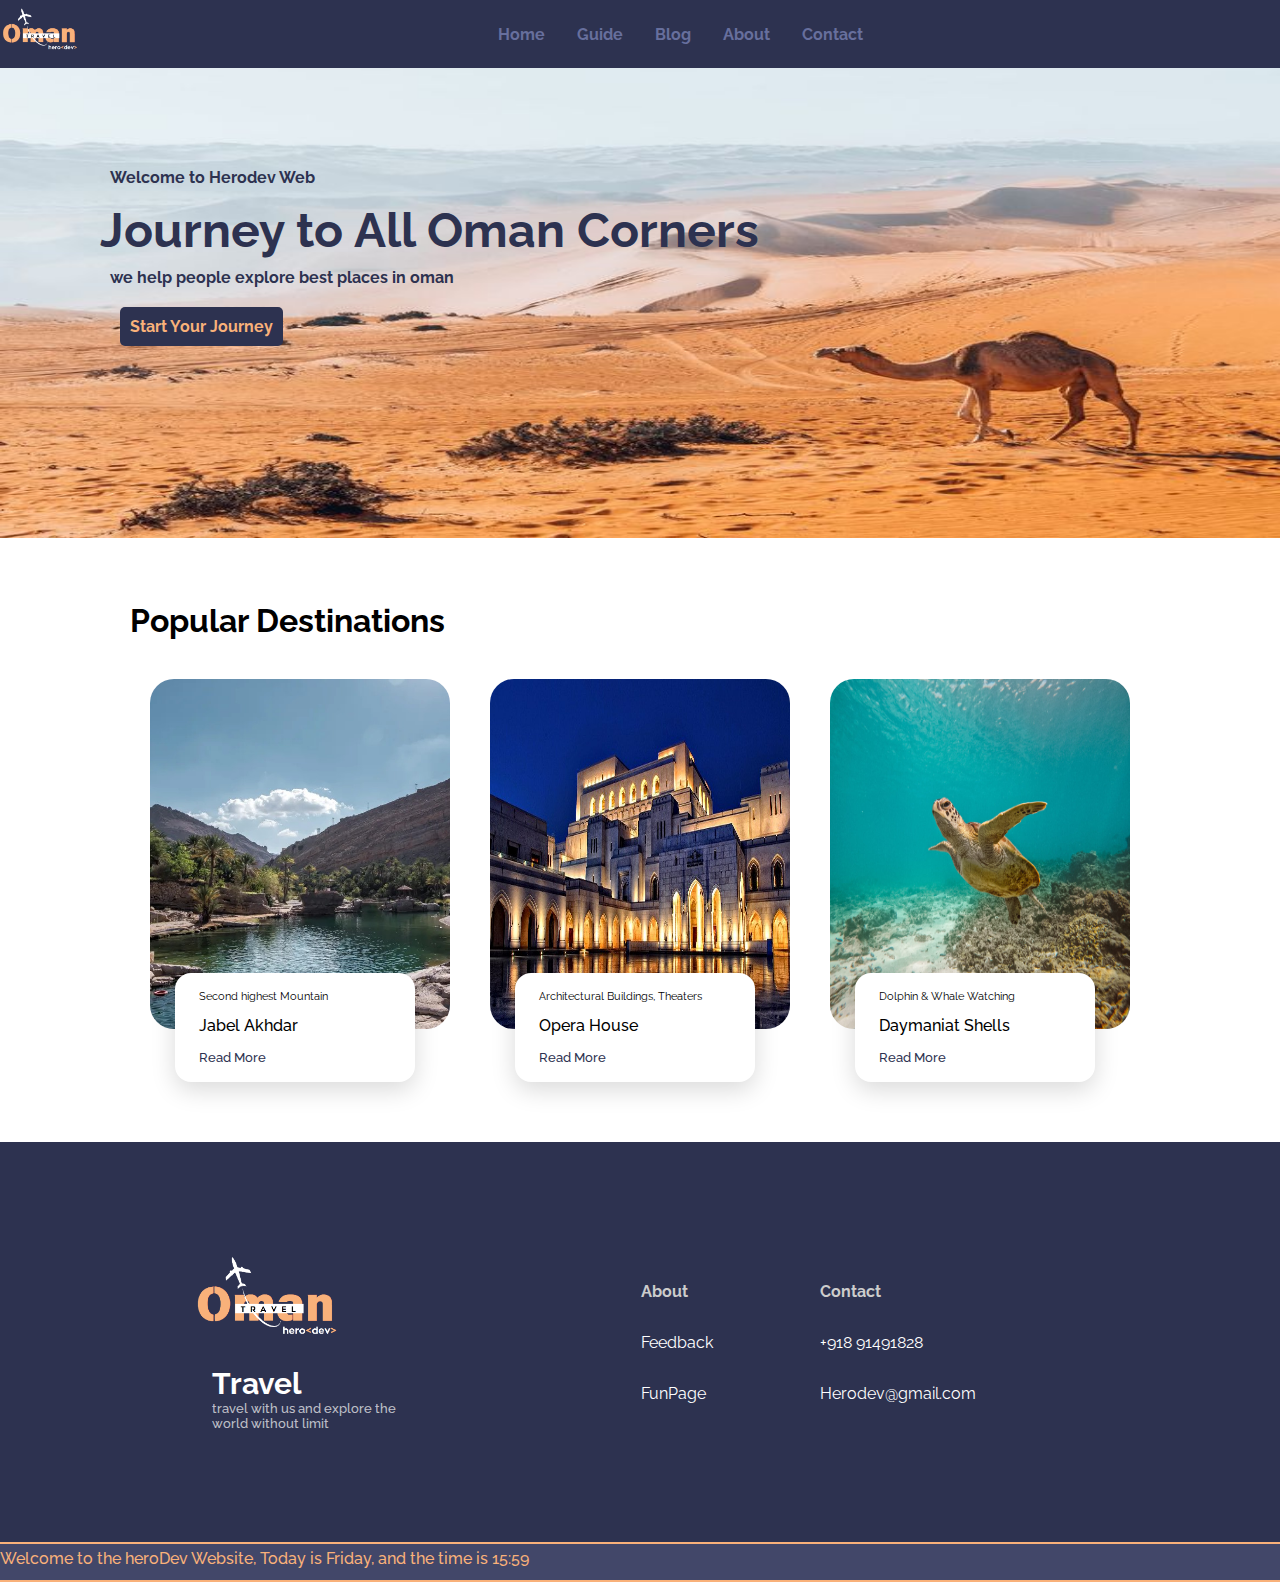
<file: index.html>
<!DOCTYPE html>
<html lang="en">
<head>
    <!-- Raleway Font -->
    <link rel="preconnect" href="https://fonts.googleapis.com">
    <link rel="preconnect" href="https://fonts.gstatic.com" crossorigin>
    <link href="https://fonts.googleapis.com/css2?family=Raleway:ital,wght@0,100..900;1,100..900&display=swap" rel="stylesheet">
    <meta charset="UTF-8">
    <meta name="viewport" content="width=device-width, initial-scale=1.0">
    <title>Home Page</title>
    <!-- Custom css -->
    <link rel="stylesheet" href="./styles/styles.css">
    <!-- Some javaScript -->
    <script defer src="./script.js"></script>
</head>
<body>
    <style>
    * {
        box-sizing: border-box;
        font-family: "Raleway", sans-serif;
    }

    body {
        margin: 0;
        padding: 0;
    }
    </style>
    <div class="header">
        <nav class="navbar">
            <div class="brand-logo"><img src="./logo.png" alt=""></div>
            <a href="#" class="toggle-button">
                <span class="bar"></span>
                <span class="bar"></span>
                <span class="bar"></span>
            </a>
            <div class="navbar-links">
                <ul>
                    <li><a href="./index.html">Home</a></li>
                    <li><a href="./guide.html">Guide</a></li>
                    <li><a href="./local-stories.html">Blog</a></li>
                    <li><a href="./about.html">About</a></li>
                    <li><a href="./contact.html">Contact</a></li>
                </ul>
            </div>
            <div>

            </div>
        </nav>
    </div>
    <!-- Section 1 -->
    <div class="content-section">
        <img src="./images/bg.jpg" alt="">
        <div class="container">
            <p class="Welcome">Welcome to Herodev Web</p>
            <h1>Journey to All Oman Corners</h1>
            <p>we help people explore best places in oman</p>
            <button><a href="./local-stories.html" style="text-decoration: none; color: #F9B17A;">Start Your Journey</a></button>
        </div>
    </div>
    <!-- Section 2 -->
    <div class="section2-container">
        <h1 class="section2-h1">Popular Destinations</h1>
        <div class="card-container">
            <div class="card-article">
                <img id="image1" src="./images/DSCF5259.jpg" alt="image" class="card-img">
                <div class="card-data">
                   <span class="card-description">Second highest Mountain</span>
                   <h2 class="card-title">Jabel Akhdar</h2>
                   <a href="#" class="card-button">Read More</a>
                </div>
            </div>
            <div class="card-article"> 
                <img id="image2" src="./images/royal-opera-house.jpg" alt="image" class="card-img">
                <div class="card-data">
                   <span class="card-description">Architectural Buildings, Theaters</span>
                   <h2 class="card-title">Opera House</h2>
                   <a href="#" class="card-button">Read More</a>
                </div>
            </div>
            <div class="card-article">
                <img id="image3" src="./images/daymanite.jpg" alt="image" class="card-img">
                <div class="card-data">
                   <span class="card-description">Dolphin & Whale Watching</span>
                   <h2 class="card-title">Daymaniat Shells</h2>
                   <a href="#" class="card-button">Read More</a>
                </div>
            </div>
        </div>
    </div>
    <!-- Footers -->
    <div class="footer-container">
        <div class="logo">
            <img src="./logo.png" alt="">
            <h1>Travel</h1>
            <p>travel with us and explore the world without limit</p>
        </div>
        <table>
            <tr>
                <th>About</th>
                <th>Contact</th>
            </tr>
            <tr>
                <td><a href="./Feedback/feedback.html">Feedback</a></td>
                <td>+918 91491828</td>
            </tr>
            <tr>
                <td><a href="./funpage/funpage.html">FunPage</a></td>
                <td>Herodev@gmail.com</td>
            </tr>
        </table>
    </div>
    <!-- text banner -->
    <div class="group">
        <div class="scrolling-text"></div>
    </div>
</body>
</html>
</file>
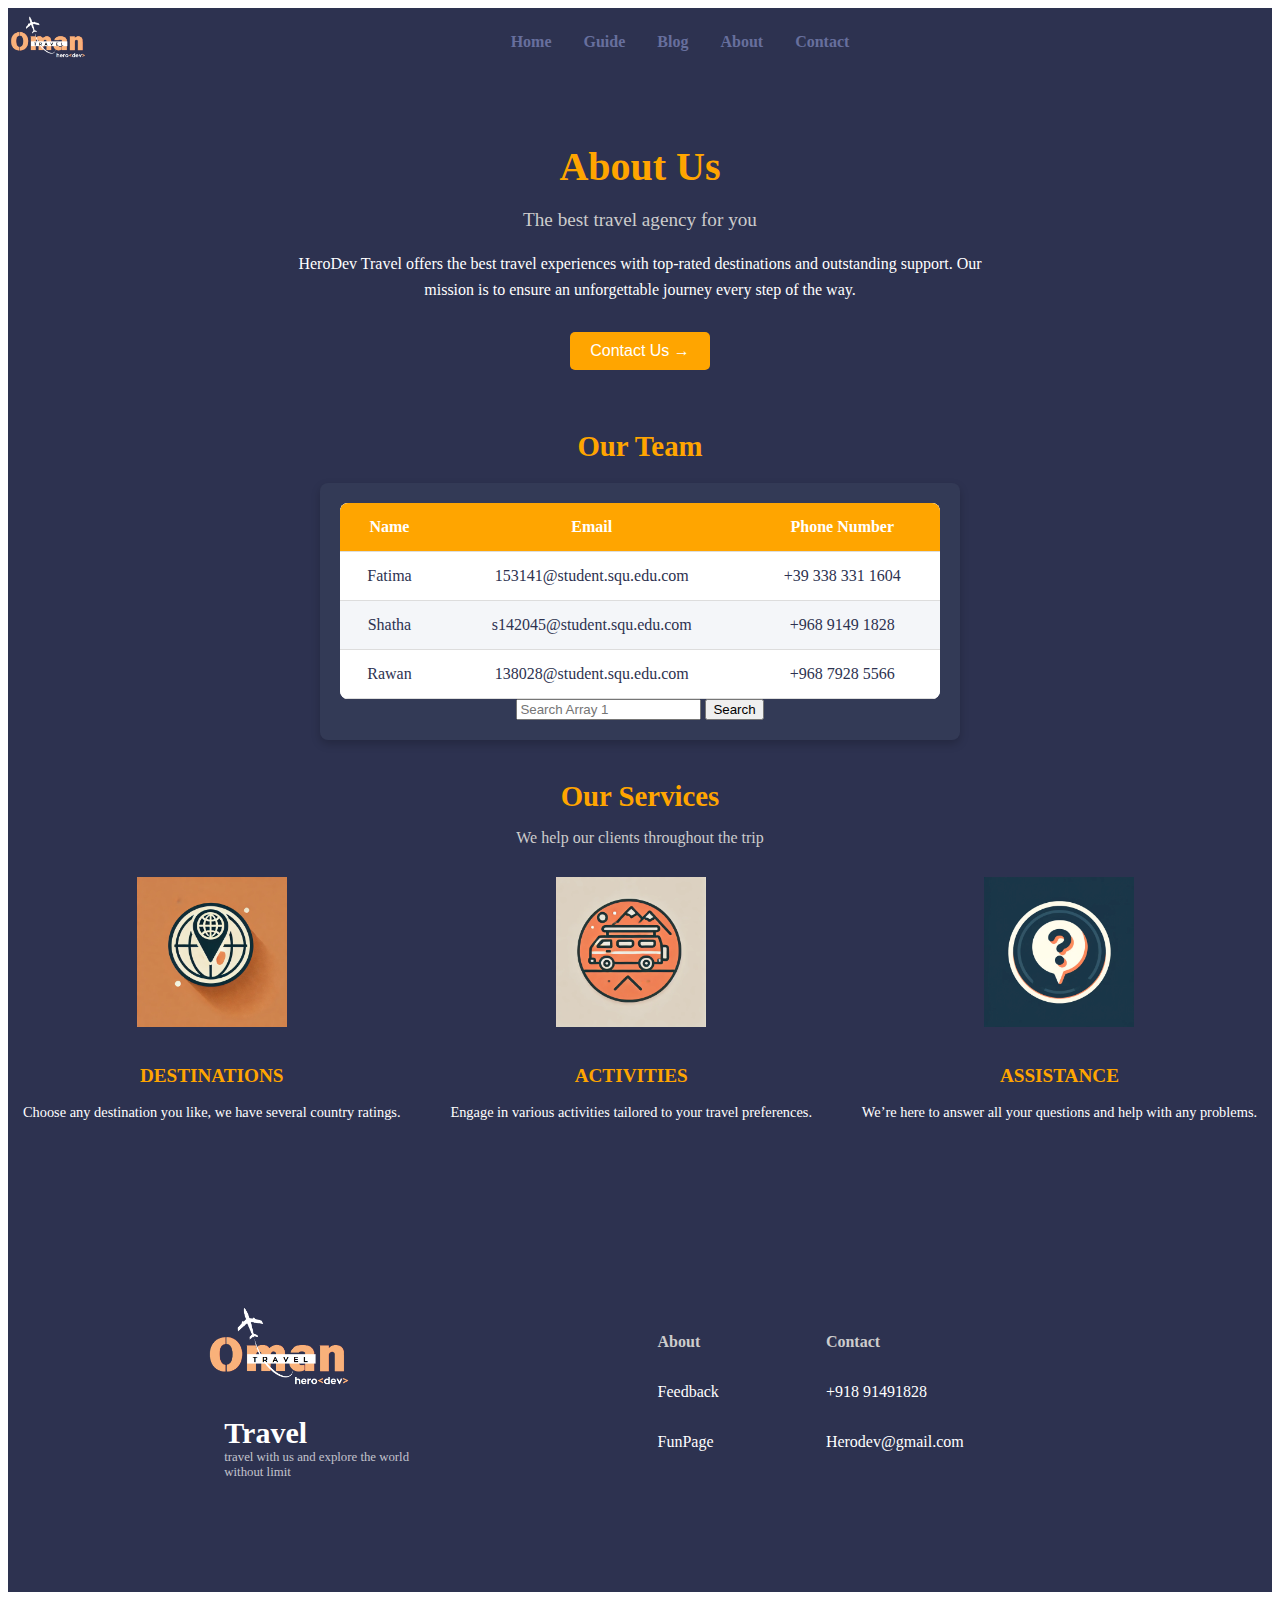
<file: about.html>
<!DOCTYPE html>
<html lang="en">
<head>
    <meta charset="UTF-8">
    <meta name="viewport" content="width=device-width, initial-scale=1.0">
    <title>About Us | HeroDev Travel</title>
    <link rel="stylesheet" href="./styles/styles.css">
    <link rel="stylesheet" href="./styles/about.css">
    <script defer src="./table.js"></script>
</head>
<body>
    <!-- Header -->
    <div class="header">
        <nav class="navbar">
            <div class="brand-logo"><img src="./logo.png" alt=""></div>
            <a href="#" class="toggle-button">
                <span class="bar"></span>
                <span class="bar"></span>
                <span class="bar"></span>
            </a>
            <div class="navbar-links">
                <ul>
                    <li><a href="./index.html">Home</a></li>
                    <li><a href="./guide.html">Guide</a></li>
                    <li><a href="./local-stories.html">Blog</a></li>
                    <li><a href="./about.html">About</a></li>
                    <li><a href="./contact.html">Contact</a></li>
                </ul>
            </div>
            <div>
            </div>
        </nav>
    </div>
    <!-- Main Content -->
    <main class="about-section">
        <section class="about-container">
            <h1>About Us</h1>
            <p class="subtitle">The best travel agency for you</p>
            <p class="about-text">
                HeroDev Travel offers the best travel experiences with top-rated destinations and outstanding support. 
                Our mission is to ensure an unforgettable journey every step of the way.
            </p>
            <button class="cta-button"><a href="./contact.html">Contact Us</a> →</button>
            <!-- Team Table Section -->
            <section class="contact-table-section">
                <h2>Our Team</h2>
                <div class="table-container">
                    <table class="contact-table" id="table1">
                        <thead>
                            <tr>
                                <th>Name</th>
                                <th>Email</th>
                                <th>Phone Number</th>
                            </tr>
                        </thead>
                        <tbody>
                            <!-- <tr>
                                <td>Fatemeh</td>
                                <td>153141@student.squ.edu.com</td>
                                <td>+39 338 331 1604</td>
                            </tr>
                            <tr>
                                <td>Shatha</td>
                                <td>s142045@student.squ.edu.com</td>
                                <td>+968 9149 1828</td>
                                
                            </tr>
                            <tr>
                                <td>Rawan</td>
                                <td>138028@student.squ.edu.com</td>
                                <td>+968 7928 5566</td>
                            </tr> -->
                        </tbody>
                    </table>
                    <form onsubmit="searchArray1(); return false;"> <input type="text" id="searchInput1" placeholder="Search Array 1"> <button type="submit">Search</button> </form>
                </div>
            </section>

            <!-- Services Section -->
            <div class="services-section">
                <h2>Our Services</h2>
                <p>We help our clients throughout the trip</p>
                <div class="services">
                    <div class="service-item">
                        <img src="./aboutus img/destination-icon.webp" alt="Destination Icon">
                        <h3>DESTINATIONS</h3>
                        <p>Choose any destination you like, we have several country ratings.</p>
                    </div>
                    <div class="service-item">
                        <img src="./aboutus img/activities-icon.webp" alt="Activities Icon">
                        <h3>ACTIVITIES</h3>
                        <p>Engage in various activities tailored to your travel preferences.</p>
                    </div>
                    <div class="service-item">
                        <img src="./aboutus img/assistance-icon.webp" alt="Assistance Icon">
                        <h3>ASSISTANCE</h3>
                        <p>We’re here to answer all your questions and help with any problems.</p>
                    </div>
                </div>
            </div>
        </section>
    </main>
     <!-- Footer -->
    <div class="footer-container">
        <div class="logo">
            <img src="./logo.png" alt="">
            <h1>Travel</h1>
            <p>travel with us and explore the world without limit</p>
        </div>
        <table id="table2">
            <thead>
                <tr>
                    <th>About</th>
                    <th>Contact</th>
                </tr>
            </thead>
            <tbody>
                <tr>
                    <td><a href="./Feedback/feedback.html">Feedback</a></td>
                    <td>+918 91491828</td>
                </tr>
                <tr>
                    <td><a href="./funpage/funpage.html">FunPage</a></td>
                    <td>Herodev@gmail.com</td>
                </tr>
            </tbody>
            
            
        </table>
    </div>
</body>
</html>
</file>
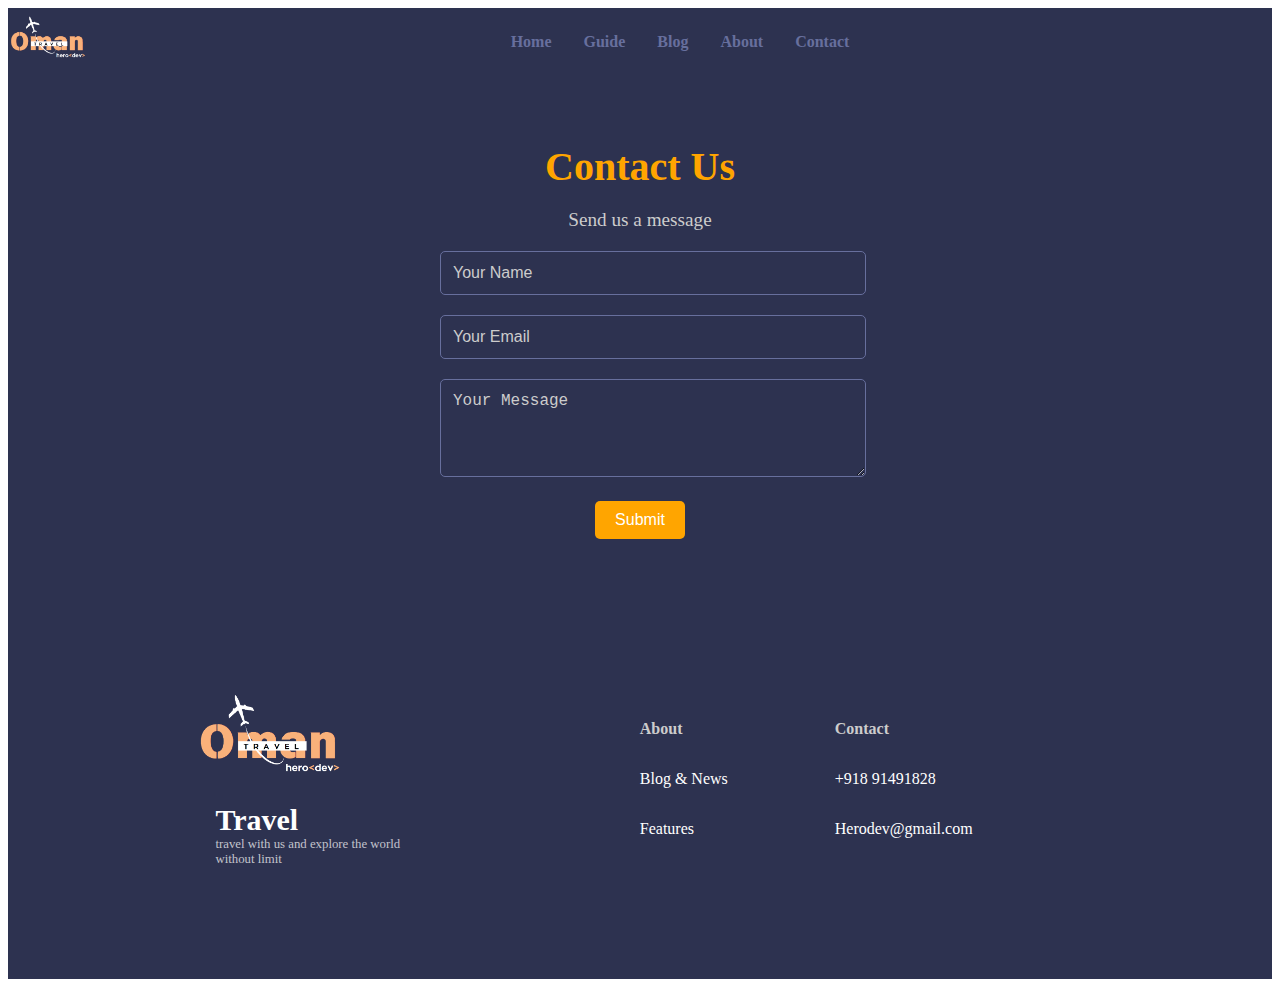
<file: contact.html>
<!DOCTYPE html>
<html lang="en">
<head>
    <meta charset="UTF-8">
    <meta name="viewport" content="width=device-width, initial-scale=1.0">
    <title>Contact Us | HeroDev Travel</title>
    <link rel="stylesheet" href="./styles/styles.css">
</head>
<body>
    <!-- Header -->
    <div class="header">
        <nav class="navbar">
            <div class="brand-logo"><img src="./logo.png" alt=""></div>
            <a href="#" class="toggle-button">
                <span class="bar"></span>
                <span class="bar"></span>
                <span class="bar"></span>
            </a>
            <div class="navbar-links">
                <ul>
                    <li><a href="./index.html">Home</a></li>
                    <li><a href="./guide.html">Guide</a></li>
                    <li><a href="./local-stories.html">Blog</a></li>
                    <li><a href="./about.html">About</a></li>
                    <li><a href="./contact.html">Contact</a></li>
                </ul>
            </div>
            <div>
            </div>
        </nav>
    </div>
    <!-- Main Content -->
    <main class="contact-section">
        <section class="contact-container">
            <h1>Contact Us</h1>
            <p>Send us a message</p>
            <form action="mailto:contact@herodevtravel.com" method="post" enctype="text/plain">
                <div class="form-group">
                    <input type="text" id="name" name="name" placeholder="Your Name" required>
                </div>
                <div class="form-group">
                    <input type="email" id="email" name="email" placeholder="Your Email" required>
                </div>
                <div class="form-group">
                    <textarea id="message" name="message" rows="4" placeholder="Your Message" required></textarea>
                </div>
                <button type="submit" class="cta-button">Submit</button>
            </form>
        </section>
    </main>

     <!-- Footer -->
    <div class="footer-container">
        <div class="logo">
            <img src="./logo.png" alt="">
            <h1>Travel</h1>
            <p>travel with us and explore the world without limit</p>
        </div>
        <table>
            <tr>
                <th>About</th>
                <th>Contact</th>
            </tr>
            <tr>
                <td>Blog & News</td>
                <td>+918 91491828</td>
            </tr>
            <tr>
                <td>Features</td>
                <td>Herodev@gmail.com</td>
            </tr>
        </table>
    </div>
</body>
</html>
</file>
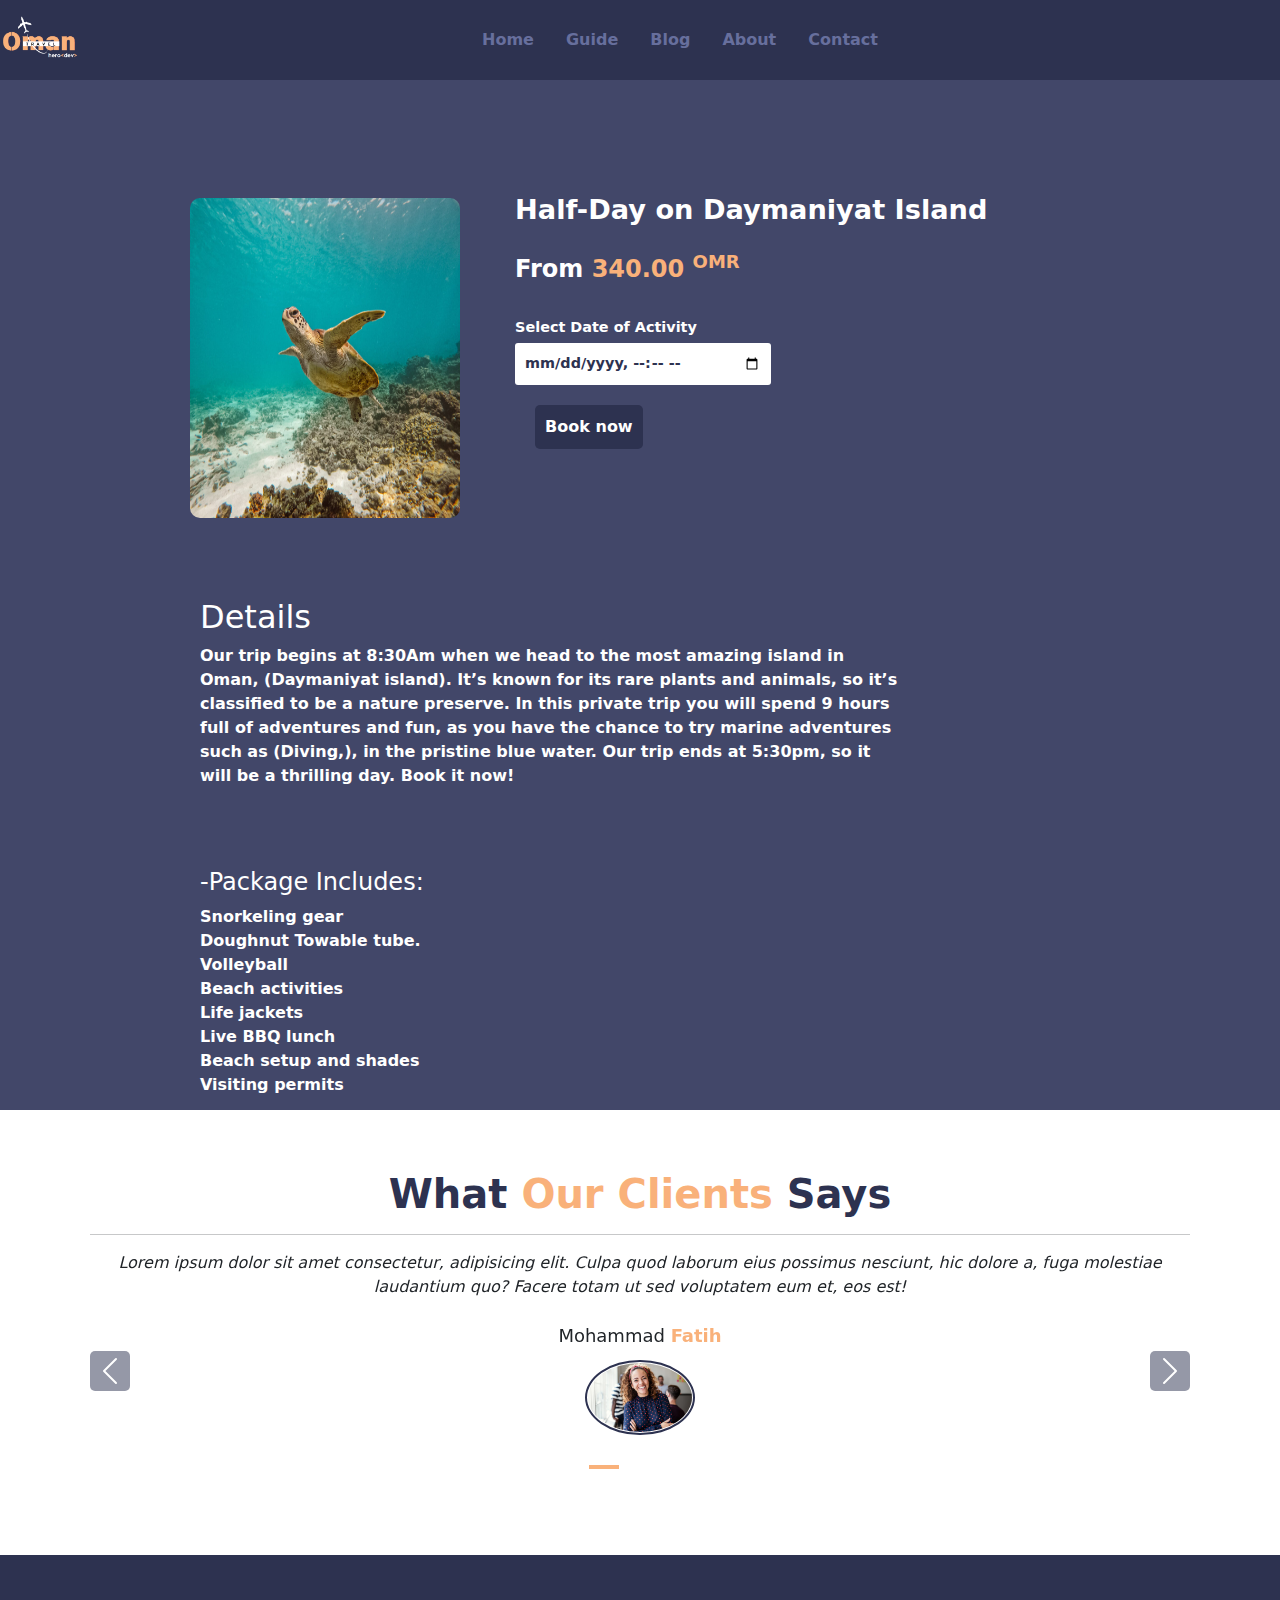
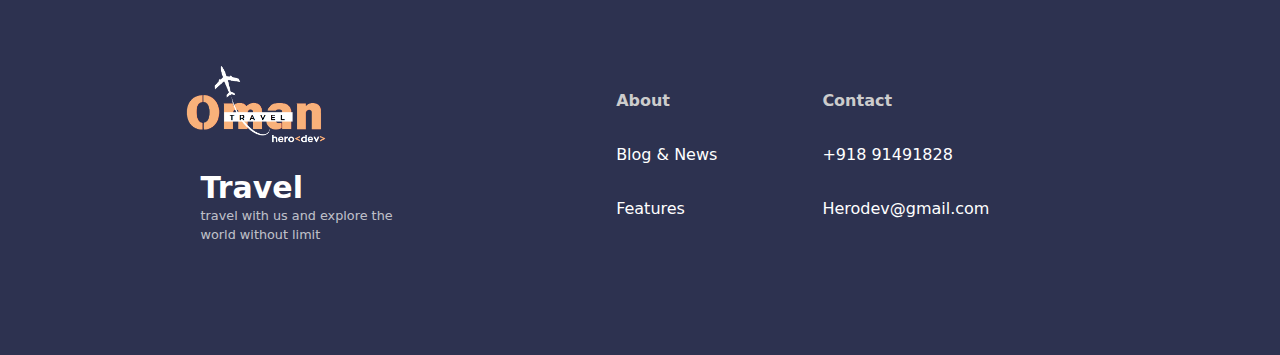
<file: guide.html>
<!DOCTYPE html>
<html lang="en">
<head>
  <meta charset="UTF-8">
  <meta name="viewport" content="width=device-width, initial-scale=1.0">
  <!-- Raleway Font -->
  <link rel="preconnect" href="https://fonts.googleapis.com">
  <link rel="preconnect" href="https://fonts.gstatic.com" crossorigin>
  <link href="https://fonts.googleapis.com/css2?family=Raleway:ital,wght@0,100..900;1,100..900&display=swap" rel="stylesheet">
  <meta charset="UTF-8">
  <meta name="viewport" content="width=device-width, initial-scale=1.0">
  <meta charset="UTF-8">
  <meta name="viewport" content="width=device-width, initial-scale=1.0">
  <title>Local Stories</title>
  <!-- Bootstrap -->
  <link href="https://cdn.jsdelivr.net/npm/bootstrap@5.3.3/dist/css/bootstrap.min.css" rel="stylesheet" integrity="sha384-QWTKZyjpPEjISv5WaRU9OFeRpok6YctnYmDr5pNlyT2bRjXh0JMhjY6hW+ALEwIH" crossorigin="anonymous">
  <script src="https://cdn.jsdelivr.net/npm/bootstrap@5.3.3/dist/js/bootstrap.bundle.min.js" integrity="sha384-YvpcrYf0tY3lHB60NNkmXc5s9fDVZLESaAA55NDzOxhy9GkcIdslK1eN7N6jIeHz" crossorigin="anonymous"></script>
  <!-- Custom css -->
  <link rel="stylesheet" href="./styles/styles.css">
  <link rel="stylesheet" href="./styles/guide.css">
  <title>Tourist Guide | HeroDev Travel</title>
</head>
<body>
  <!-- Navbar -->
  <div class="header">
    <nav class="navbar">
        <div class="brand-logo"><img src="./logo.png" alt=""></div>
        <a href="#" class="toggle-button">
            <span class="bar"></span>
            <span class="bar"></span>
            <span class="bar"></span>
        </a>
        <div class="navbar-links">
            <ul>
                <li><a href="./index.html">Home</a></li>
                <li><a href="./guide.html">Guide</a></li>
                <li><a href="./local-stories.html">Blog</a></li>
                <li><a href="./about.html">About</a></li>
                <li><a href="./contact.html">Contact</a></li>
            </ul>
        </div>
        <div>

        </div>
    </nav>
  </div>
  <!-- ./End navbar -->
  <!-- Section 1 -->
  <div class="section1-container">
    <div class="container">
      <img src="./images/daymanite.jpg">
      <div class="description text-wrap">
       <p class="title">Half-Day on Daymaniyat Island </p>
        <p id="price">From <span>340.00 <sup>OMR</sup></span></p>
        <form action="">
          <label for="date">Select Date of Activity</label>
          <br>
          <input type="datetime-local">
          <br>
          <button><a href="./Calculator/calculator.html">Book now</a></button>
        </form>
      </div>
      <h2 class="text-white">Details</h2>
      <p class="text-white package-desc">Our trip begins at 8:30Am when we head to the most amazing island in Oman, (Daymaniyat island). It’s known for its rare plants and animals, so it’s classified to be a nature preserve. In this private trip you will spend 9 hours full of adventures and fun, as you have the chance to try marine adventures such as (Diving,), in the pristine blue water. Our trip ends at 5:30pm, so it will be a thrilling day. Book it now!</p>
      <h4 class="text-white">-Package Includes:</h4>
      <p class="text-white">Snorkeling gear</p>  
      <p class="text-white">Doughnut Towable tube.</p>  
      <p class="text-white">Volleyball</p> 
      <p class="text-white">Beach activities</p> 
      <p class="text-white">Life jackets</p>
      <p class="text-white">Live BBQ lunch</p>  
      <p class="text-white">Beach setup and shades</p>  
      <p class="text-white">Visiting permits</p>  
    </div>
  </div>
  <!-- ./End Section 1 -->

  <!-- Section 2 -->
  <div class="container-fluid">
    <h2 class="text-center title-page h1 ">What <span>Our Clients</span> Says</h2>
    <hr>
    <!-- Slider -->
     <div class="col-md-12 slider-container">
      <div id="carouselExampleIndicators" class="carousel slide" data-bs-ride="carousel">
        <!-- Indicators -->
        <div class="carousel-indicators">
          <button type="button" data-bs-target="#carouselExampleIndicators" data-bs-slide-to="0" class="active" aria-current="true" aria-label="Slide 1"></button>
          <button type="button" data-bs-target="#carouselExampleIndicators" data-bs-slide-to="1" aria-label="Slide 2"></button>
          <button type="button" data-bs-target="#carouselExampleIndicators" data-bs-slide-to="2" aria-label="Slide 3"></button>
        </div>
        <!-- ./Indicators -->
        <div class="carousel-inner">
          <div class="carousel-item active">
            <p class="client-desc" >Lorem ipsum dolor sit amet consectetur, adipisicing elit. Culpa quod laborum eius possimus nesciunt, hic dolore a, fuga molestiae laudantium quo? Facere totam ut sed voluptatem eum et, eos est!</p>
            <h3 class="client-name">Mohammad <span>Fatih</span></h3>
            <img src="./images/fd.jpg" class=" client-img rounded-circle mx-auto d-block" width="110">
          </div>
          
          <div class="carousel-item">
            <p class="client-desc" >Lorem ipsum dolor sit amet consectetur, adipisicing elit. Culpa quod laborum eius possimus nesciunt, hic dolore a, fuga molestiae laudantium quo? Facere totam ut sed voluptatem eum et, eos est!</p>
            <h3 class="client-name">John Paul <span>Adam</span></h3>
            <img src="./images/240_F_302884605_actpipOdPOQHDTnFtp4zg4RtlWzhOASp.jpg" class=" client-img rounded-circle mx-auto d-block" width="100">
          </div>
          
          <div class="carousel-item">
            <p class="client-desc" >Lorem ipsum dolor sit amet consectetur, adipisicing elit. Culpa quod laborum eius possimus nesciunt, hic dolore a, fuga molestiae laudantium quo? Facere totam ut sed voluptatem eum et, eos est!</p>
            <h3 class="client-name">Mike Paul <span>Adam</span></h3>
            <img src="./images/jfg.jpg" class=" client-img rounded-circle mx-auto d-block" width="100">
          </div> 
          <div>
            <button class="carousel-control-prev btn-prev" type="button" data-bs-target="#carouselExampleIndicators" data-bs-slide="prev">
              <span class="carousel-control-prev-icon" aria-hidden="true"></span>
              <span class="visually-hidden">Previous</span>
            </button>
            <button class="carousel-control-next btn-next" type="button" data-bs-target="#carouselExampleIndicators" data-bs-slide="next">
              <span class="carousel-control-next-icon" aria-hidden="true"></span>
              <span class="visually-hidden">Next</span>
            </button>
          </div>
        </div>
    <!-- End Slider -->
      </div>
    </div>
  </div>
  <!-- Footer -->
  <div class="footer-container">
    <div class="logo">
        <img src="./logo.png" alt="">
        <h1>Travel</h1>
        <p>travel with us and explore the world without limit</p>
    </div>
    <table>
      <tr>
          <th>About</th>
          <th>Contact</th>
      </tr>
      <tr>
          <td>Blog & News</td>
          <td>+918 91491828</td>
      </tr>
      <tr>
          <td>Features</td>
          <td>Herodev@gmail.com</td>
      </tr>
  </table>
  </div>
     
</body>
</html>
</file>
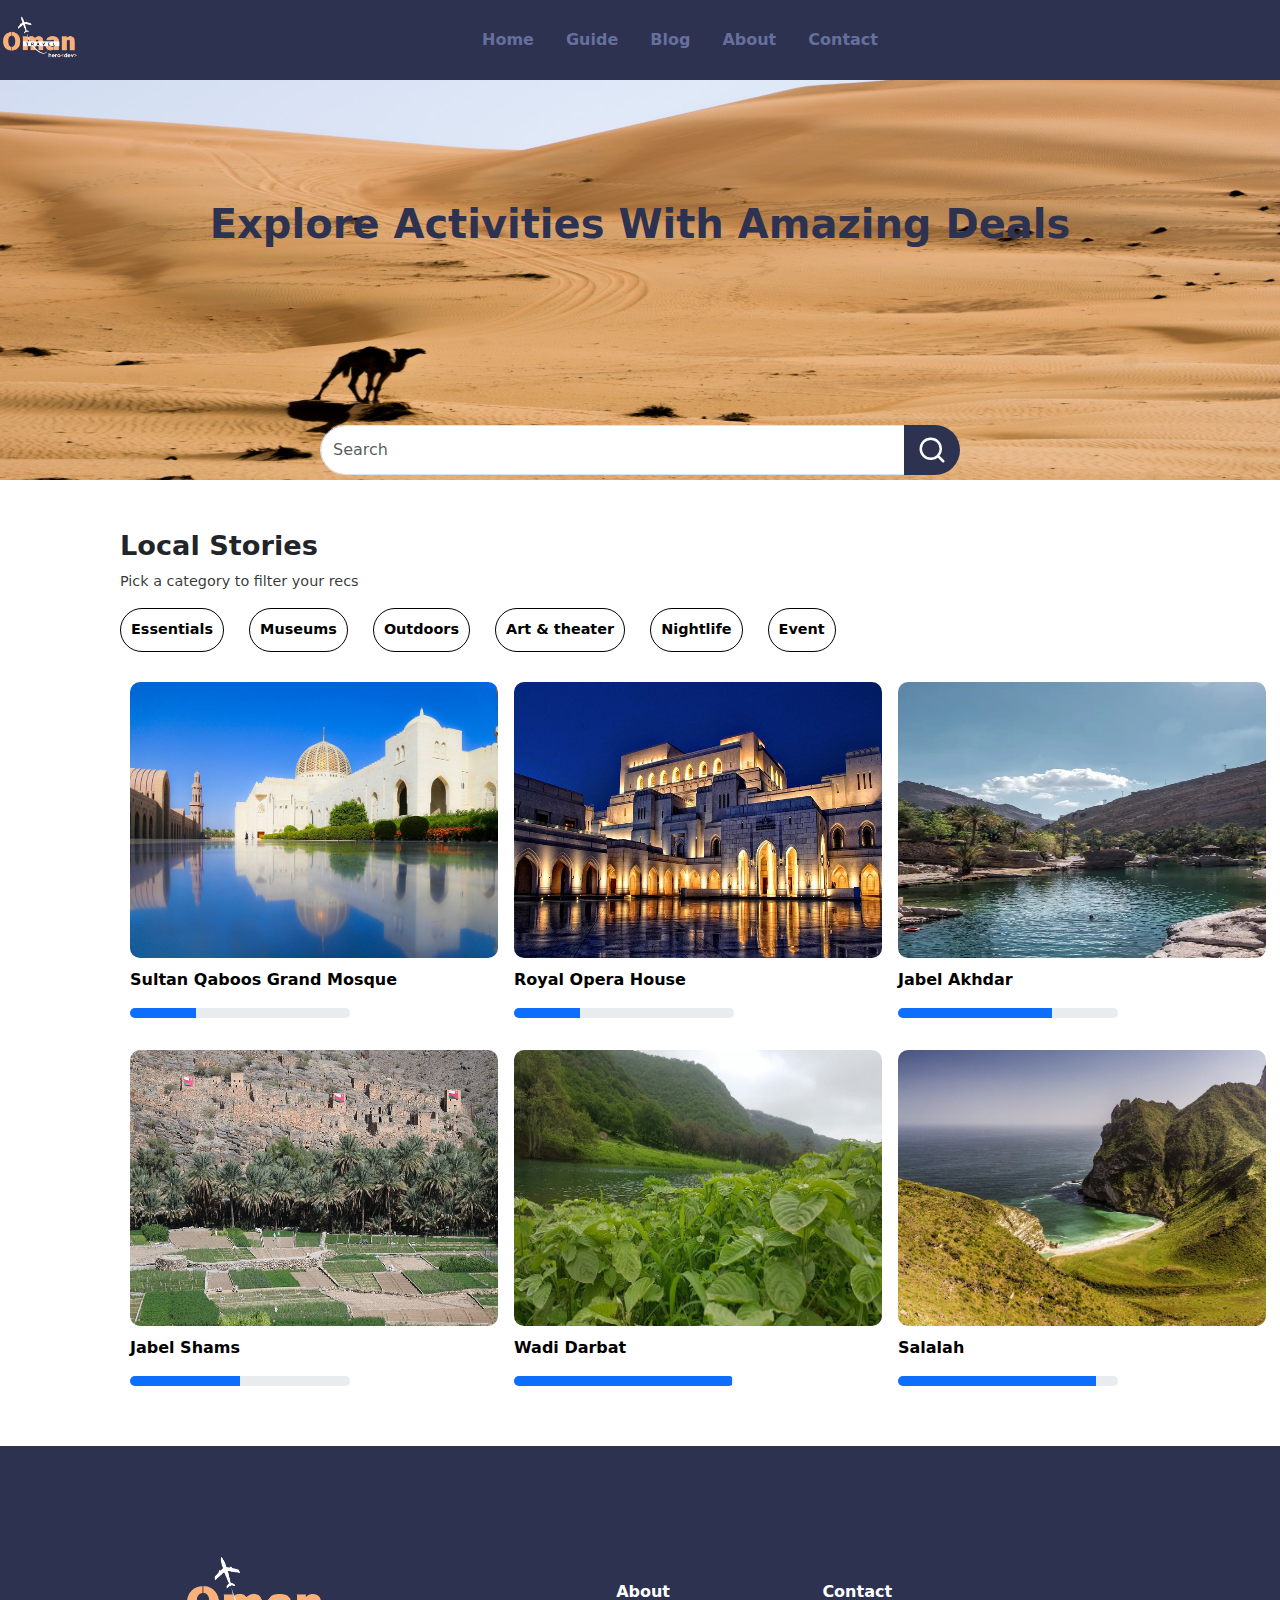
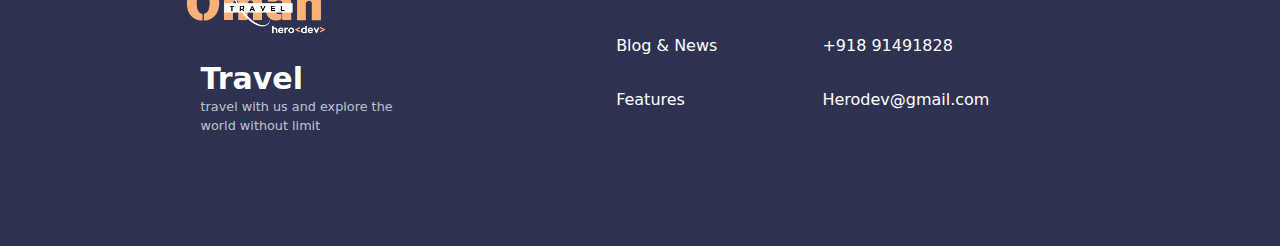
<file: local-stories.html>
<!DOCTYPE html>
<html lang="en">
<head>
    <!-- Raleway Font -->
    <link rel="preconnect" href="https://fonts.googleapis.com">
    <link rel="preconnect" href="https://fonts.gstatic.com" crossorigin>
    <link href="https://fonts.googleapis.com/css2?family=Raleway:ital,wght@0,100..900;1,100..900&display=swap" rel="stylesheet">
    <meta charset="UTF-8">
    <meta name="viewport" content="width=device-width, initial-scale=1.0">
    <meta charset="UTF-8">
    <meta name="viewport" content="width=device-width, initial-scale=1.0">
    <title>Local Stories</title>
    <!-- Bootstrap -->
    <link href="https://cdn.jsdelivr.net/npm/bootstrap@5.3.3/dist/css/bootstrap.min.css" rel="stylesheet" integrity="sha384-QWTKZyjpPEjISv5WaRU9OFeRpok6YctnYmDr5pNlyT2bRjXh0JMhjY6hW+ALEwIH" crossorigin="anonymous">
    <script src="https://cdn.jsdelivr.net/npm/bootstrap@5.3.3/dist/js/bootstrap.bundle.min.js" integrity="sha384-YvpcrYf0tY3lHB60NNkmXc5s9fDVZLESaAA55NDzOxhy9GkcIdslK1eN7N6jIeHz" crossorigin="anonymous"></script>
    <!-- Custom css -->
    <link rel="stylesheet" href="./styles/styles.css">
    <link rel="stylesheet" href="./styles/local-stories.css">
</head>
<body>
    <!-- Header -->
    <div class="header">
        <nav class="navbar">
            <div class="brand-logo"><img src="./logo.png" alt=""></div>
            <a href="#" class="toggle-button">
                <span class="bar"></span>
                <span class="bar"></span>
                <span class="bar"></span>
            </a>
            <div class="navbar-links">
                <ul>
                    <li><a href="./index.html">Home</a></li>
                    <li><a href="./guide.html">Guide</a></li>
                    <li><a href="./local-stories.html">Blog</a></li>
                    <li><a href="./about.html">About</a></li>
                    <li><a href="./contact.html">Contact</a></li>
                </ul>
            </div>
            <div>

            </div>
        </nav>
    </div>
    <!-- Section 1 -->
    <div class="section1-container text-white text-center ">
        <img src="./images/Wahiba-Sands9.jpg" alt="">
        <h1>Explore Activities With Amazing Deals</h1>
        <!-- Search Box -->
        <div class="col-md-6 col-lg-6 col-11 mx-auto my-auto search-box">
            <div class="input-group form-container">
                <input type="text" name="search" class="form-control search-input" placeholder="Search" autocomplete="autofocus">
                <span class="input-group-btn">
                    <button class="btn btn-search">
                        <svg width="30px" viewBox="0 0 24 24" fill="none" xmlns="http://www.w3.org/2000/svg" stroke="#ffffff"><g id="SVGRepo_bgCarrier" stroke-width="0"></g><g id="SVGRepo_tracerCarrier" stroke-linecap="round" stroke-linejoin="round"></g><g id="SVGRepo_iconCarrier"> <path d="M16.6725 16.6412L21 21M19 11C19 15.4183 15.4183 19 11 19C6.58172 19 3 15.4183 3 11C3 6.58172 6.58172 3 11 3C15.4183 3 19 6.58172 19 11Z" stroke="#ffffff" stroke-width="2" stroke-linecap="round" stroke-linejoin="round"></path> </g></svg>
                    </button>
                </span>
            </div>
        </div>
        <!-- ./End of search box -->

    </div>
    <!-- Section 2 -->
    <div class="section2-container" >
        <h1>Local Stories</h1>
        <p class="">Pick a category to filter your recs</p>
        <button class="btn1">Essentials</button>
        <button>Museums</button>
        <button>Outdoors</button>
        <button>Art & theater</button>
        <button>Nightlife</button>
        <button>Event</button>
        <div class="card-container">
            <div class="img-card">
                <img src="./images/sultan qaboos mosque.jpg" alt="">
                <p>Sultan Qaboos Grand Mosque</p>
                <div class="progress" style="width: 220px; height: 10px;">
                    <div class="progress-bar" style="width: 30%;"></div>
                </div>
            </div>
            
            <div class="img-card">
                <img src="./images/royal-opera-house.jpg" alt="">
                <p>Royal Opera House</p>
                <div class="progress" style="width: 220px; height: 10px;">
                    <div class="progress-bar" style="width: 30%;"></div>
                </div>
            </div>
            <div class="img-card">
                <img src="./images/DSCF5259.jpg" alt="">
                <p>Jabel Akhdar</p>
                <div class="progress" style="width: 220px; height: 10px;">
                    <div class="progress-bar" style="width: 70%;"></div>
                </div>
            </div>
            <div class="img-card">
                <img src="./images/salendo-al-jebel-shams.jpg" alt="">
                <p>Jabel Shams</p>
                <div class="progress" style="width: 220px; height: 10px;">
                    <div class="progress-bar" style="width: 50%;"></div>
                </div>
            </div>
            <div class="img-card">
                <img src="./images/20160814-123833-largejpg.jpg" alt="">
                <p>Wadi Darbat</p>
                <div class="progress" style="width: 220px; height: 10px;">
                    <div class="progress-bar" style="width: 99%;"></div>
                </div>
            </div>
            <div class="img-card">
                <img src="./images/photo1jpg.jpg" alt="">
                <p>Salalah</p>
                <div class="progress" style="width: 220px; height: 10px;">
                    <div class="progress-bar" style="width: 90%;"></div>
                </div>
            </div>
        </div>
    </div>
     <!-- Footer -->
    <div class="footer-container">
        <div class="logo">
            <img src="./logo.png" alt="">
            <h1>Travel</h1>
            <p>travel with us and explore the world without limit</p>
        </div>
        <table>
            <tr>
                <th>About</th>
                <th>Contact</th>
            </tr>
            <tr>
                <td>Blog & News</td>
                <td>+918 91491828</td>
            </tr>
            <tr>
                <td>Features</td>
                <td>Herodev@gmail.com</td>
            </tr>
        </table>
    </div>
</body>
</html>
</file>
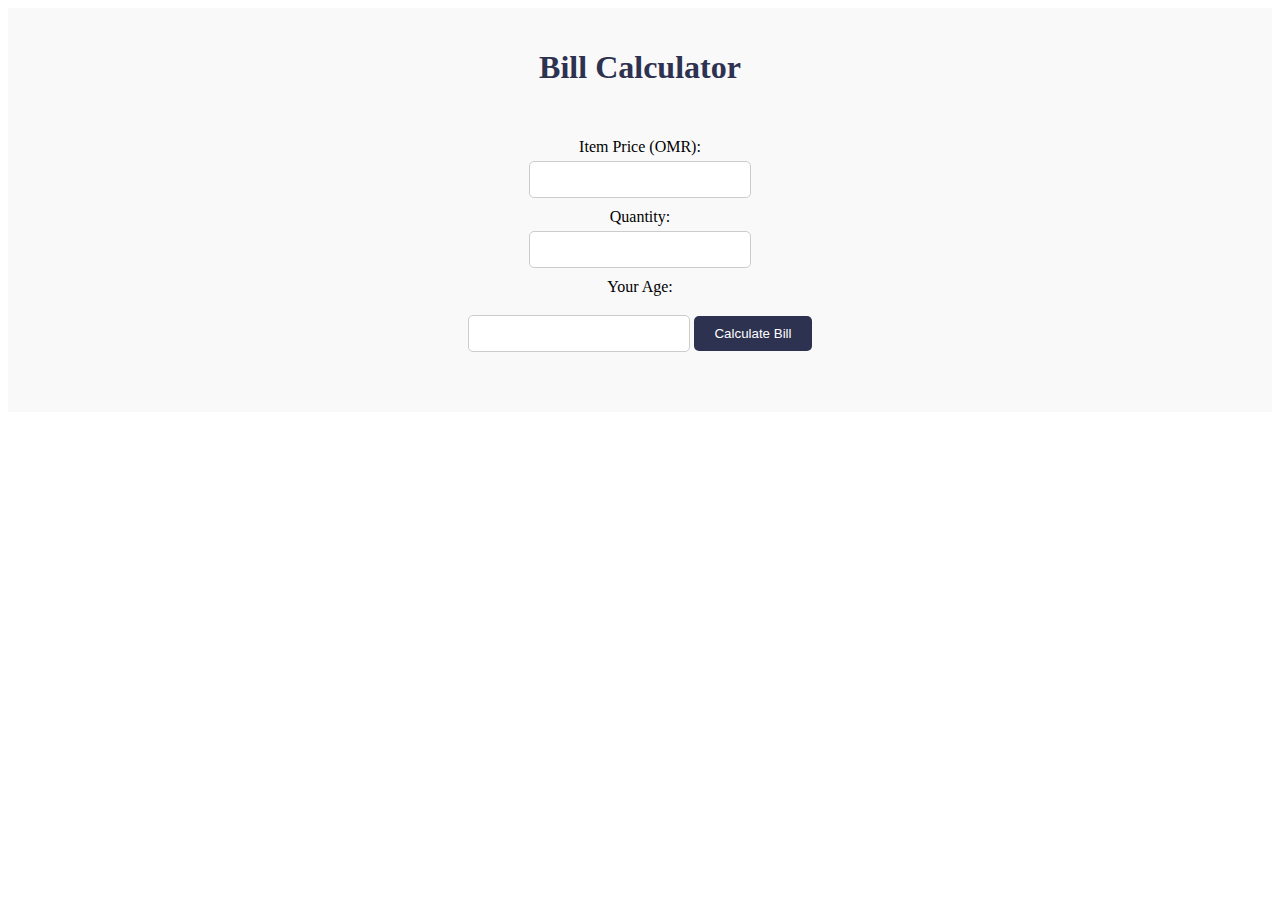
<file: Calculator/calculator.html>
<!DOCTYPE html>
<html lang="en">
<head>
    <meta charset="UTF-8">
    <meta name="viewport" content="width=device-width, initial-scale=1.0">
    <title>Bill Calculator | HeroDev Travel</title>
    <link rel="stylesheet" href="calculator.css">
    <script defer src="calculator.js"></script>
   
</head>
<body>
    <!-- Bill Calculator Section -->
    <main class="calculator-section">
        <h1>Bill Calculator</h1>
        <form id="bill-form">
            <label for="item-price">Item Price (OMR):</label>
            <input type="number" id="item-price" required>

            <label for="quantity">Quantity:</label>
            <input type="number" id="quantity" required>

            <label for="age">Your Age:</label>
            <input type="number" id="age" required>

            <button type="submit">Calculate Bill</button>
        </form>

        <div id="result" class="result"></div>
    </main>
</body>
</html>
</file>
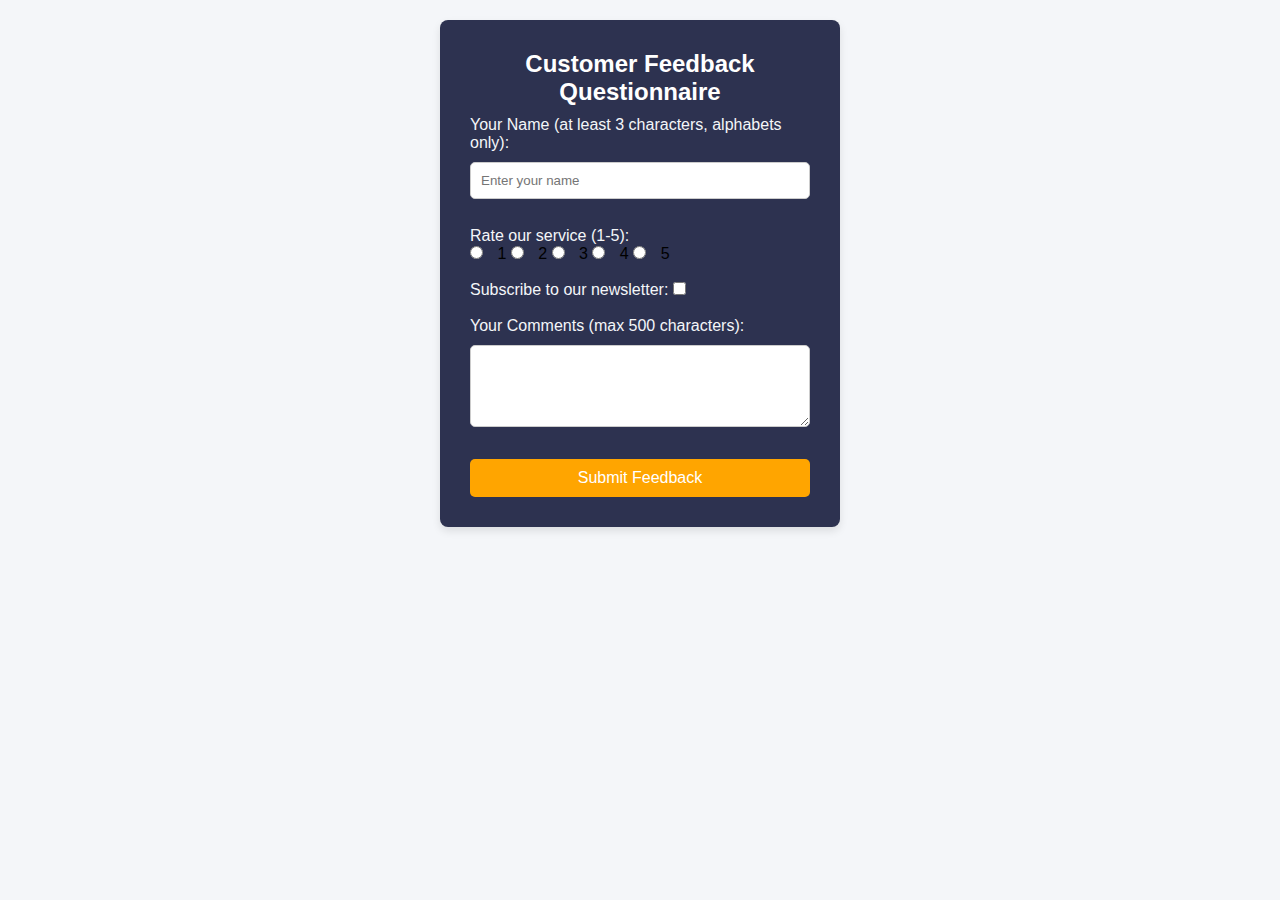
<file: Feedback/feedback.html>
<!DOCTYPE html>
<html lang="en">
<head>
    <meta charset="UTF-8">
    <meta name="viewport" content="width=device-width, initial-scale=1.0">
    <title>Customer Feedback Questionnaire</title>
    <link rel="stylesheet" href="styles.css"> <!-- Link to CSS file -->
</head>
<body>
    <div class="container">
        <h2>Customer Feedback Questionnaire</h2>
        <form id="feedbackForm" action="#" method="POST" onsubmit="return validateForm()">
            <!-- Name Field -->
            <label for="name">Your Name (at least 3 characters, alphabets only):</label>
            <input type="text" id="name" name="name" placeholder="Enter your name" required>
            <br><br>

            <!-- Rating Radio Buttons -->
            <label for="rating">Rate our service (1-5):</label><br>
            <input type="radio" id="rating1" name="rating" value="1"> 1
            <input type="radio" id="rating2" name="rating" value="2"> 2
            <input type="radio" id="rating3" name="rating" value="3"> 3
            <input type="radio" id="rating4" name="rating" value="4"> 4
            <input type="radio" id="rating5" name="rating" value="5"> 5
            <br><br>

            <!-- Subscribe Checkbox -->
            <label for="subscribe">Subscribe to our newsletter:</label>
            <input type="checkbox" id="subscribe" name="subscribe">
            <br><br>

            <!-- Comments Textarea -->
            <label for="comments">Your Comments (max 500 characters):</label><br>
            <textarea id="comments" name="comments" rows="4" cols="50" maxlength="500"></textarea>
            <br><br>

            <!-- Submit Button -->
            <button type="submit">Submit Feedback</button>
        </form>
    </div>

    <script src="script.js"></script> <!-- Link to JS file -->
</body>
</html>
</file>
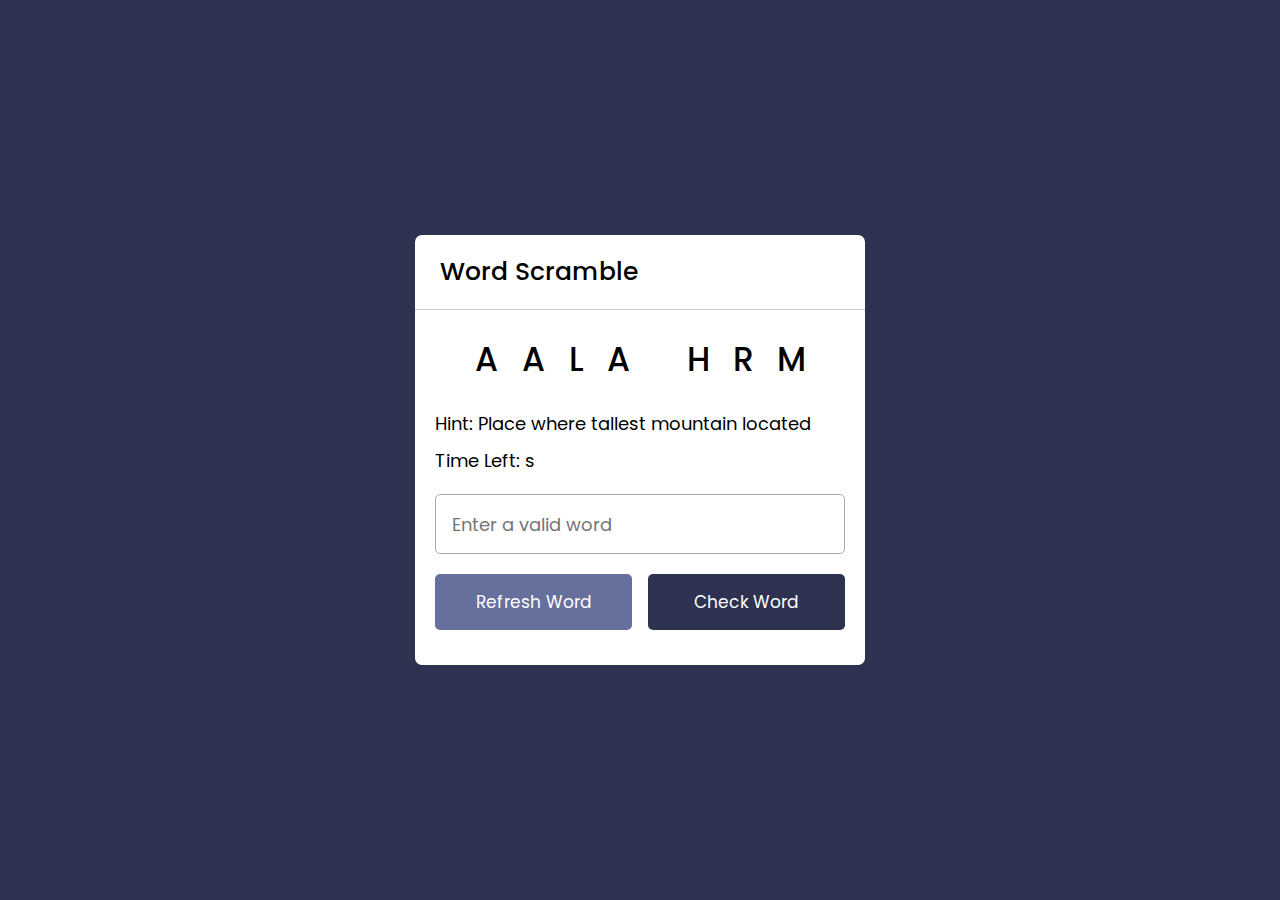
<file: funpage/funpage.html>
<!DOCTYPE html>
<html lang="en">
<head>
  <meta charset="UTF-8">
  <meta name="viewport" content="width=device-width, initial-scale=1.0">
  <title>Word Scramble</title>
  <script defer src="./words.js"></script>
  <script defer src="./script.js"></script>
  <link rel="stylesheet" href="./style.css">
</head>
<body>
  <div class="container">
    <h2>Word Scramble</h2>
    <div class="content">
      <p class="word"></p>
      <div class="details">
        <p class="hint">Hint: <span></span></p>
        <p class="time">Time Left: <span><b></b>s</span></p>
      </div>
      <input type="text" placeholder="Enter a valid word">
      <div class="buttons">
        <button class="refresh-word">Refresh Word</button>
        <button class="check-word">Check Word</button>
      </div>
    </div>
  </div>
  
</body>
</html>
</file>
<file: styles/styles.css>
:root {
    --primary-color: #2D3250;
    --secondary-color: #676F9D;
    --third-color: #F9B17A;
    --four-color: #424769;
    --white: #fff;
    --black: #000;
}




/* Header */
.navbar {
    display: flex;
    align-items: center;
    justify-content: space-between;
    background-color: #2D3250;
}

.brand-logo img {
    width: 80px;
}

.navbar-links ul {
    list-style: none;
    display: flex;
    padding: 0;
    margin: 0;
}

.navbar-links li a {
    text-decoration: none;
    color: #676F9D;
    font-size: 1rem;
    font-weight: bold;
    padding: 1rem;
    display: block;
}

.navbar-links li a:hover {
    color: white;
}

.toggle-button {
    position: absolute;
    top: 1.5rem;
    right: 1rem;
    display: none;
    flex-direction: column;
    justify-content: space-between;
    width: 30px;
    height: 21px;
}

.toggle-button .bar {
    height: 3px;
    width: 100%;
    background-color: #676F9D;
    border-radius: 10px;
}

@media (max-width: 600px) {
    .toggle-button {
        display: flex;
    }

    .navbar-links {
        display: none;
        width: 100%;
    }
    
    .navbar {
        flex-direction: column;
        align-items: flex-start;
    }

    .navbar-links ul {
        flex-direction: column;
        width: 100%;
    }

    .navbar-links li {
        text-align: center;
    } 

    .navbar-links li a {
        padding: .5rem;
    }

    .navbar-links.active {
        display: flex;
    }
}

/* Section 1 */
.content-section {
    width: auto;
    height: 470px;
    position: relative;
}

.content-section img {
    width: 100%;
    height: 470px;
}

.container {
    position: absolute;
    left: 100px;
    top: 100px;
}

.container p {
    color: #2D3250;
    font-weight: bold;
    margin: 0;
    padding: 0;
    position: relative;
    left: 10px;
}

.welcome {
    font-size: 1.9rem;
}


.container h1 {
    color: #2D3250;
    font-size: 3rem;
    margin-top: 15px;
    margin-bottom: 10px;
}

.container button {
    position: relative;
    left: 20px;
    border: none;
    font-size: 1rem;
    font-weight: bold;
    padding: 10px;
    background-color: #2D3250;
    margin-top: 20px;
    border-radius: 5px;
}

/* Section 2 */
.section2-container {
    background-color: var(--white);
}

.section2-h1 {
    margin: 0;
    padding-top: 4rem;
    padding-left: 130px;
    color: var(--black);
}

.card-container {
    display: grid;
    place-items: center;
    grid-template-columns: repeat(3, 1fr);
    column-gap: 0;
    row-gap: 2rem;
    margin-left: 130px;
    margin-right: 130px;
    margin-top: 40px;
}

.card-article {
    width: 300px;
    /* overflow: hidden;  */
}

.card-img {
    width: 300px;
    height: 350px;
    border-radius: 1.5rem;
}

.card-data {
    width: 240px;
    background-color: white;
    padding: 1rem 1.5rem;
    box-shadow: 0 8px 24px hsla(0, 0%, 0%, .15);
    border-radius: 1rem;
    position: relative;
    left: 25px;
    bottom: 60px;
}

.card-description {
    font-size: .713rem;
    display: block;
}

.card-title {
    font-size: 1rem;
    font-weight: 500;
    margin-bottom: .75rem;
}

.card-button {
    text-decoration: none;
    font-size: .813rem;
    font-weight: 500;
    color: #2D3250;
  }

  .card-button:hover {
    text-decoration: underline;
  }


/*=============== BREAKPOINTS ===============*/
/* For small devices */
@media only screen and (max-width: 600px) {
    .card-container {
        grid-template-columns: 1fr;
    }
    
    .card-img {
        width: 250px;
    }

    .card-data {
        width: 198px;
    }
}

@media (min-width: 600px) and (max-width: 1000px){
    .card-container {
        grid-template-columns: repeat(3, 1fr);
    }

    .card-img {
        width: 220px;
    }

    .card-data {
        width: 186px;
    }
}

/* Footers */
.footer-container {
    width: auto;
    background-color: #2D3250;
    height: 400px;
    display: flex;
    align-items: center;
    justify-content: space-evenly;
}

.logo {
    width: 200px;
}

.logo img {
    width: 150px;
    position: relative;
    left: -20px;
}

.logo h1 {
    color: white;
    font-size: 30px;
    margin-top: 0;
    font-weight: 700;
    margin-bottom: 0;
}

.logo p{
    color: rgba(255, 255, 255, 0.712);
    font-size: 0.8rem;
    font-weight: 500;
    margin-top: 0;
    
}

th, td {
    cursor: pointer;
    padding: 15px 90px 15px 15px;
    text-align: left;
    color: var(--white);
  }

  th, td:hover {
    color: #CCCCCC;
  }

td a{
    text-decoration: none;
    color: #fff;
}



/* === About Us Page Styles (Fatemeh code style starts here) === */

.about-section {
    background-color: #2D3250; /* Dark background */
    color: #FFFFFF;
    padding: 40px 0;
    text-align: center;
}

.about-section h1 {
    font-size: 2.5rem;
    color: #FFA500;
    margin-bottom: 10px;
}

.about-section .subtitle {
    font-size: 1.2rem;
    color: #CCCCCC;
    margin-bottom: 20px;
}

.about-section .about-text {
    font-size: 1rem;
    max-width: 700px;
    margin: 0 auto 30px;
    line-height: 1.6;
}

.about-section .cta-button a{
    text-decoration: none;
    color: #FFFFFF;
}

.about-section .cta-button {
    background-color: #FFA500;
    color: #FFFFFF;
    padding: 10px 20px;
    font-size: 1rem;
    border: none;
    border-radius: 5px;
    cursor: pointer;
}

/* === Contact Us Page Styles === */

.contact-section {
    background-color: #2D3250;
    color: #FFFFFF;
    padding: 40px 0;
    text-align: center;
}

.contact-section h1 {
    font-size: 2.5rem;
    color: #FFA500;
    margin-bottom: 10px;
}

.contact-section p {
    font-size: 1.2rem;
    color: #CCCCCC;
    margin-bottom: 20px;
}

.contact-section .form-group {
    margin-bottom: 15px;
    max-width: 400px;
    margin: 0 auto 20px;
}

.contact-section input[type="text"],
.contact-section input[type="email"],
.contact-section textarea {
    width: 100%;
    background-color: #2D3250;
    color: #FFFFFF;
    border: 1px solid #676F9D;
    border-radius: 5px;
    padding: 12px;
    font-size: 1rem;
}

.contact-section input::placeholder,
.contact-section textarea::placeholder {
    color: #CCCCCC;
}

.contact-section .cta-button {
    background-color: #FFA500;
    color: #FFFFFF;
    padding: 10px 20px;
    font-size: 1rem;
    border: none;
    border-radius: 5px;
    cursor: pointer;
}

/* text panner */
.group {
    height: 40px;
    color: var(--third-color);
    font-weight: 500;
    background-color: var(--four-color);
    border-bottom: 2px solid var(--third-color);   
    border-top: 2px solid var(--third-color);
    position: relative;
}

.group .scrolling-text {
    position: relative;
    margin: 5px 0;
    padding: 0;
    width: 100%;
    animation: my-animation 20s linear infinite;
}

@keyframes my-animation {
    from {
        transform: translateX(100%);
    }

    to {
        transform: translateX(-50%);
    }
}
</file>
<file: styles/about.css>
/* Table */
.contact-table-section {
  margin-top: 60px;
  text-align: center;
}

.contact-table-section h2 {
  font-size: 1.8rem;
  color: #FFA500;
  margin-bottom: 20px;
}

.table-container {
  width: 80%;
  max-width: 600px;
  margin: 0 auto;
  padding: 20px;
  background-color: #333A56; /* Darker shade of blue to match the theme */
  border-radius: 8px;
  box-shadow: 0px 4px 10px rgba(0, 0, 0, 0.2);
}

.contact-table {
  width: 100%;
  border-collapse: collapse;
  margin: 0 auto;
  background-color: #FFFFFF;
  border-radius: 8px;
  overflow: hidden;
}

.contact-table th,
.contact-table td {
  padding: 15px;
  text-align: center;
  font-size: 1rem;
  color: #2D3250;
  border-bottom: 1px solid #ddd;
}

.contact-table th {
  background-color: #FFA500; /* Bright orange header */
  color: #FFFFFF;
  font-weight: bold;
}

.contact-table tr:nth-child(even) {
  background-color: #f4f6f9; /* Light gray for alternate rows */
}

.contact-table tr:nth-child(odd) {
  background-color: #FFFFFF; /* White for contrast */
}

/* Service */

.services-section {
  margin-top: 40px;
}

.services-section h2 {
  color: #FFA500;
  font-size: 1.8rem;
  margin-bottom: 10px;
}

.services-section p {
  color: #CCCCCC;
  font-size: 1rem;
  margin-bottom: 30px;
}

.services {
  display: flex;
  justify-content: space-around;
  gap: 20px;
  flex-wrap: wrap;
}

.service-item img {
  width: 150px;
  margin-bottom: 15px;
  text-align: center;
  max-width: 200px;
}

.service-item h3 {
  color: #FFA500;
  font-size: 1.2rem;
  margin-bottom: 5px;
}

.service-item p {
  font-size: 0.9rem;
  color: #FFFFFF;
  line-height: 1.4;
}
</file>
<file: styles/guide.css>
:root {
  --color-text: #2D3250;
  --secondary-color: #424769;
  --third-color: #F9B17A;
  --four-color: #676F9D;
}


.section1-container {
  width: auto;
  height: 1030px;
  background-color: var(--secondary-color);
}

.container{
  /* transform: translate(50px, 0); */
  padding-left: 90px;
}

.container img{
  width: 270px;
  height: 320px;
  border-radius: 10px;
  margin-right: 40px;
  
}

.description {
  display: inline-block;
  translate: 0 70px;
}

.description p, label {
  color: white;
  padding-top: 20px;
}
.description .title {
  font-size: 1.7rem;
  font-weight: 600;
}
.description #price {
  font-size: 1.5rem;
  font-weight: 600;
}

.description #price span{
  color: var(--third-color);
}

.description form {
  margin: 10px 0 0 10px;
}

.description label {
  font-size: 0.9rem;
  font-weight: 600;
  margin-bottom: 5px;
}

.description input {
  border: none;
  border-radius: 3px;
  padding: 10px;
  color: var(--color-text);
  font-size: 0.9rem;
  font-weight: 600;
}

.description button a {
  text-decoration: none;
  color: #ffffff;
}

/* Slider */
.container-fluid {
  background: #ffffff;
  margin: 0;
  position: relative;
  top: 50%;
  left: 50%;
  transform: translate(-50%, 0%);
  padding: 60px 90px;
}

.title-page {
  font-weight: 700;
  color: var(--color-text);

}
.title-page span {
  color: var(--third-color);
}

.slider-container {
  margin-bottom: 60px;
}

.carousel-indicators button {
  background-color: var(--third-color);
  height: 4px;

  transform: translate(0, 60px);
}

.carousel-indicators >.active {
  background-color: var(--third-color);
  height: 4px;
}

.client-desc {
  text-align: center;
  font-style: italic;
}

.client-name {
  font-size: 18px;
  text-align: center;
  padding-top: 10px;
  padding-bottom: 5px;
}
.client-name span {
  font-weight: bold;
  color: var(--third-color);
}

.client-img {
  padding: 1px;
  border: 2px solid var(--color-text);
}

.btn-prev, .btn-next {
  width: 40px;
  height: 40px;
  background-color: var(--color-text);
  transform: translate(0, 100px);
  border-radius: 5px;
}

.container h2, h4{
  margin-top: 80px;
  padding-left: 10px;
}

.package-desc {
  width: 700px;
}

/* Footer */

/*=============== BREAKPOINTS ===============*/
/* For small devices */
</file>
<file: styles/local-stories.css>
:root {
    --primary-color: #2D3250;
    --secondary-color: #676F9D;
    --third-color: #F9B17A;
    --four-color: #424769;
    --white: #fff;
    --black: #000;
}

.section1-container {
    height: 400px;
}

.section1-container img {
    width: 100%;
    height: 400px;
}

.section1-container h1 {
    position: relative;
    font-weight: 700;
    color: var(--primary-color);
    bottom: 280px;
}

.search-box {
    top: 50%;
    left: 50%;
    position: absolute;
    transform: translate(-50%, -50%);
}

.btn.btn-search {
    border-top-right-radius: 30px;
    border-bottom-right-radius: 30px;
    border-top-left-radius: 0;
    border-bottom-left-radius: 0;
    height: 50px;
    background: #2D3250;
    color: #ffff;
}

.search-input {
    border-radius: 30px;
}
.search-input:focus {
    outline: none;
    -webkit-box-shadow: none;
    box-shadow: none;
}

/* Section 2 */
.section2-container {
    background-color: var(--white);
}

.section2-container h1 {
    padding: 50px 0 0 120px;
    font-size: 1.7rem;
    font-weight: 700;
}

.section2-container>p {
    padding-left: 120px;
    font-size: 0.9rem;
    color: rgba(0, 0, 0, 0.795);
}

.section2-container button {
    border: 1px solid var(--black);
    padding: 10px;
    margin-right: 20px;
    border-radius: 30px;
    color: var(--black);
    background-color: var(--white);
    font-weight: 700;
    font-size: 0.9rem;
}

.btn1 {
    margin-left: 120px;
}

.card-container {
    margin-left: 130px;
    margin-top: 30px;
    margin-bottom: 60px;
    display: grid;
    place-items: center;
    grid-template-columns: repeat(3, 1fr);
    column-gap: 1rem;
}

.img-card{
    width: 368px;
}

.img-card img{
    width: 368px;
    height: 276px;
    border-radius: 10px;
}
.img-card>p{
    color: var(--black);
    padding: 10px 0 0 0;
    font-weight: 700;
}

.img-card> span {
    color: white;
}
/* Footer */
th, td {
    padding: 15px 90px 15px 15px;
    text-align: left;
    color: var(--white);
  }
</file>
<file: Calculator/calculator.css>
.calculator-section {
  padding: 20px;
  background-color: #f9f9f9;
  text-align: center;
}

.calculator-section h1 {
  color: #2D3250;
}

#bill-form {
  display: inline-block;
  margin: 20px 0;
}

label {
  display: block;
  margin: 10px 0 5px;
}

input {
  padding: 10px;
  width: 200px;
  border: 1px solid #ccc;
  border-radius: 5px;
}

button {
  margin-top: 15px;
  padding: 10px 20px;
  background-color: #2D3250;
  color: white;
  border: none;
  border-radius: 5px;
  cursor: pointer;
}

button:hover {
  background-color: #676F9D;
}

.result {
  margin-top: 20px;
  font-size: 1.2rem;
  color: #2D3250;
}
</file>
<file: funpage/style.css>
/* Import Google font - Poppins */
@import url('https://fonts.googleapis.com/css2?family=Poppins:wght@400;500;600&display=swap');

:root {
  --primary-color: #2D3250;
  --secondary-color: #676F9D;
  --third-color: #F9B17A;
  --four-color: #424769;
  --white: #fff;
  --black: #000;
}

*{
  margin: 0;
  padding: 0;
  box-sizing: border-box;
  font-family: 'Poppins', sans-serif;
}
body{
  display:flex ;
  align-items: center;
  justify-content: center;
  min-height: 100vh;
  background-color: var(--primary-color);
}

.container {
  background-color: var(--white);
  width: 450px;
  border-radius: 7px;
}

.container h2 {
  font-size: 25px;
  font-weight: 500;
  padding: 18px 25px;
  border-bottom: 1px solid #ccc;
}

.container .content{
  margin: 25px 20px 35px;
}

.container .word{
  font-size: 33px;
  font-weight: 500;
  text-align: center;
  letter-spacing: 24px;
  margin-right: -24px;
  text-transform: uppercase;
}

.content .details{
  margin: 25px 0 20px ;
}

.details p{
  font-size: 18px;
  margin-bottom: 10px;
}

.details p b{
  font-weight: 500;
}

.content input{
  width: 100%;
  height: 60px;
  outline: none;
  font-size: 18px;
  padding: 0 16px;
  border-radius: 5px;
  border: 1px solid #aaa;
}

.content .buttons{
  display: flex;
  margin-top: 20px;
  justify-content: space-between;
}

.buttons button{
  border: none;
  outline: none;
  padding: 15px 0;
  font-size: 17px;
  border-radius: 5px;
  color: #fff;
  cursor: pointer;
  width: calc(100% / 2 - 8px);
}

.buttons .refresh-word{
  background-color: var(--secondary-color);
}

.buttons .check-word{
  background-color: var(--primary-color);
}
</file>
<file: Feedback/styles.css>
/* Basic Reset */
* {
    margin: 0;
    padding: 0;
    box-sizing: border-box;
}

/* Styling for body */
body {
    font-family:  "Raleway", sans-serif;
    background-color: #f4f6f9;
    margin: 0;
    padding: 20px;
}

/* Main container */
.container {
    background-color:  #2D3250;
    border-radius: 8px;
    padding: 30px;
    box-shadow: 0 4px 8px rgba(0, 0, 0, 0.1);
    width: 400px;
    margin: 0 auto;
}

h2 {
    text-align: center;
    color:white;
    margin-bottom: 10px;
}

/* Form input fields */
input[type="text"], textarea {
    width: 100%;
    padding: 10px;
    margin: 10px 0;
    border-radius: 5px;
    border: 1px solid #ccc;
}

/* Radio buttons and checkboxes */
input[type="radio"], input[type="checkbox"] {
    margin-right: 10px;
}

/* Button styling */
button {
    width: 100%;
    padding: 10px;
    background-color: #FFA500;
    border: none;
    border-radius: 5px;
    color: white;
    font-size: 16px;
    cursor: pointer;
}

button:hover {
    background-color: #e9eaf0;
}

/* Error messages */
.error {
    color: red;
    font-size: 14px;
}

label {
    color: #f4f6f9;
}
</file>
